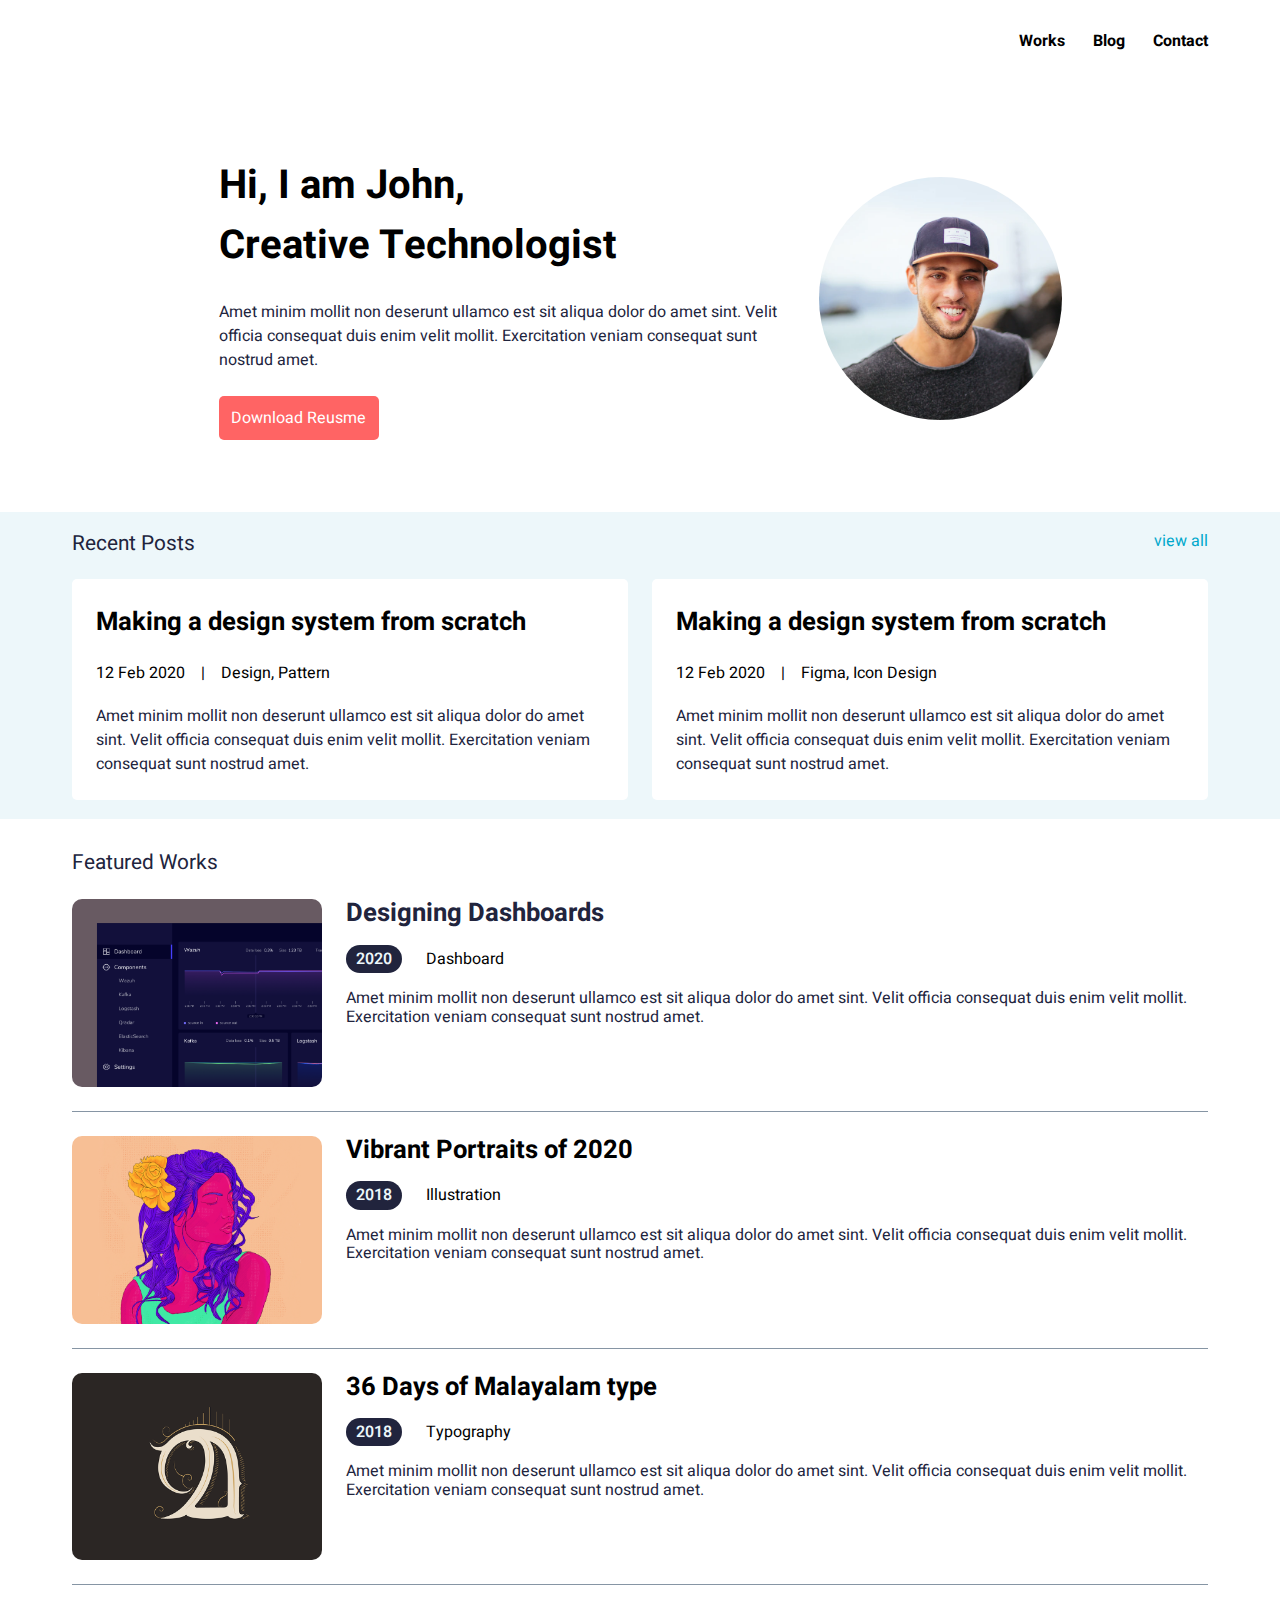
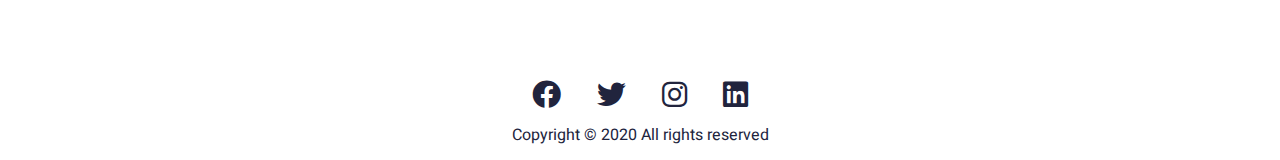
<file: index.html>
<!DOCTYPE html>
<html lang="en">
  <head>
    <meta charset="UTF-8" />
    <meta http-equiv="X-UA-Compatible" content="IE=edge" />
    <meta name="viewport" content="width=device-width, initial-scale=1.0" />
    <title>Portfolio | Home</title>
    <!-- Google Fonts -->
    <link rel="preconnect" href="https://fonts.googleapis.com" />
    <link rel="preconnect" href="https://fonts.gstatic.com" crossorigin />
    <link
      href="https://fonts.googleapis.com/css2?family=Heebo:wght@400;600;700&display=swap"
      rel="stylesheet"
    />
    <!-- Main Style -->
    <link rel="stylesheet" href="css/style.css" />
    <!-- Normalize Style -->
    <link rel="stylesheet" href="css/normalize.css" />
    <!-- Font Awesome -->
    <link rel="stylesheet" href="css/all.min.css" />
  </head>
  <body>
    <!-- Start Header -->
    <header>
      <div class="container">
        <nav>
          <i class="fas fa-bars toggle-menu"></i>
          <ul>
            <li><a href="Works.html">Works</a></li>
            <li><a href="Blog.html">Blog</a></li>
            <li><a href="">Contact</a></li>
          </ul>
        </nav>
      </div>
    </header>
    <!-- End Header -->
    <!-- Start profile -->
    <section class="profile">
      <div class="container">
        <div class="profile-info">
          <h2 class="profile-title">
            Hi, I am John, <br />
            Creative Technologist
          </h2>
          <p class="normal-par">
            Amet minim mollit non deserunt ullamco est sit aliqua dolor do amet
            sint. Velit officia consequat duis enim velit mollit. Exercitation
            veniam consequat sunt nostrud amet.
          </p>
          <button class="btn">Download Reusme</button>
        </div>
        <img src="images/profile.png" alt="" class="profile-pic" />
      </div>
    </section>
    <!-- End profile -->
    <!-- Start Posts -->
    <section class="posts">
      <div class="container">
        <div class="top-links">
          <h3 class="section-title">Recent Posts</h3>
          <a href="">view all</a>
        </div>
        <div class="posts-row">
          <div class="col">
            <h4 class="title">Making a design system from scratch</h4>
            <div class="date-topic">
              <p>12 Feb 2020</p>
              <p style="padding: 0 1rem">|</p>
              <p>Design, Pattern</p>
            </div>
            <p class="normal-par">
              Amet minim mollit non deserunt ullamco est sit aliqua dolor do
              amet sint. Velit officia consequat duis enim velit mollit.
              Exercitation veniam consequat sunt nostrud amet.
            </p>
          </div>
          <div class="col">
            <h4 class="title">Making a design system from scratch</h4>
            <div class="date-topic">
              <p>12 Feb 2020</p>
              <p style="padding: 0 1rem">|</p>
              <p>Figma, Icon Design</p>
            </div>
            <p class="normal-par">
              Amet minim mollit non deserunt ullamco est sit aliqua dolor do 
              amet sint. Velit officia consequat duis enim velit mollit. 
              Exercitation veniam consequat sunt nostrud amet.
            </p>
          </div>
        </div>
      </div>
    </section>
    <!-- End Posts -->
    <!-- Start Works -->
    <section class="works">
      <div class="container">
        <h3 class="section-title">Featured Works</h3>
        <div class="work">
          <img src="images/work1.png" alt="" />
          <div class="work-info">
            <a href="Works-details.html"><h4 class="title">Designing Dashboards</h4></a>
            <div class="tags">
              <p class="year">2020</p>
              <span class="skill">Dashboard</span>
            </div>
            <p class="normal-par">
              Amet minim mollit non deserunt ullamco est sit aliqua dolor do
              amet sint. Velit officia consequat duis enim velit mollit.
              Exercitation veniam consequat sunt nostrud amet.
            </p>
          </div>
        </div>
        <div class="work">
            <img src="images/work2.png" alt="" />
          <div class="work-info">
            <h4 class="title">Vibrant Portraits of 2020</h4>
            <div class="tags">
              <p class="year">2018</p>
              <span class="skill">Illustration</span>
            </div>
            <p class="normal-par">
              Amet minim mollit non deserunt ullamco est sit aliqua dolor do
              amet sint. Velit officia consequat duis enim velit mollit.
              Exercitation veniam consequat sunt nostrud amet.
            </p>
          </div>
        </div>
        <div class="work">
          <img src="images/work3.png" alt="" />
          <div class="work-info">
            <h4 class="title">36 Days of Malayalam type</h4>
            <div class="tags">
              <p class="year">2018</p>
              <span class="skill">Typography</span>
            </div>
            <p class="normal-par">
              Amet minim mollit non deserunt ullamco est sit aliqua dolor do
              amet sint. Velit officia consequat duis enim velit mollit.
              Exercitation veniam consequat sunt nostrud amet.
            </p>
          </div>
        </div>
      </div>
    </section>
    <!-- End Works -->
    <!-- Start footer -->
    <footer>
        <div class="container">
            <div class="social">
                <i class="fa-brands fa-facebook"></i>
                <i class="fa-brands fa-twitter"></i>
                <i class="fa-brands fa-instagram"></i>
                <i class="fa-brands fa-linkedin"></i>
            </div>
            <p class="copyright normal-par">
                Copyright &copy; 2020 All rights reserved 
            </p>
        </div>
    </footer>
    <!-- End Footer -->
  </body>
</html>
</file>
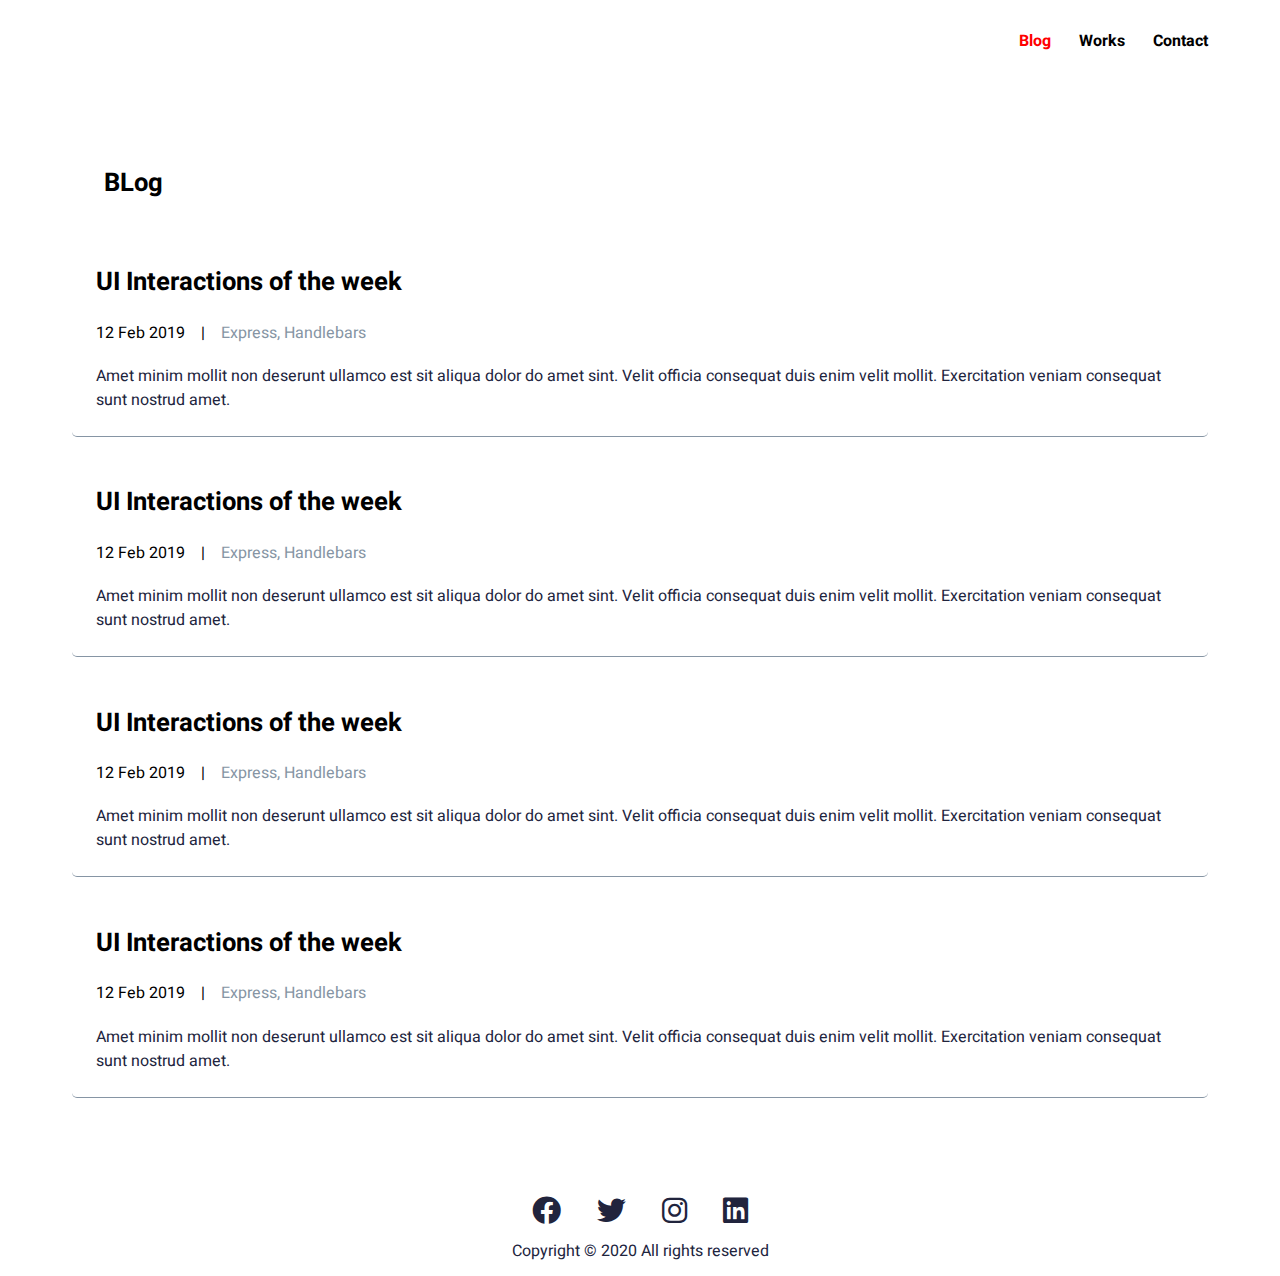
<file: Blog.html>
<!DOCTYPE html>
<html lang="en">
<head>
    <meta charset="UTF-8">
    <meta http-equiv="X-UA-Compatible" content="IE=edge">
    <meta name="viewport" content="width=device-width, initial-scale=1.0">
    <title>Portfolio | Blog</title>
    <!-- Google Fonts -->
    <link rel="preconnect" href="https://fonts.googleapis.com" />
    <link rel="preconnect" href="https://fonts.gstatic.com" crossorigin />
    <link
      href="https://fonts.googleapis.com/css2?family=Heebo:wght@400;600;700&display=swap"
      rel="stylesheet"
    />
    <!-- Main Style -->
    <link rel="stylesheet" href="css/style.css" />
    <!-- Normalize Style -->
    <link rel="stylesheet" href="css/normalize.css" />
    <!-- Font Awesome -->
    <link rel="stylesheet" href="css/all.min.css" />
    <!-- Style -->
    <style>
        .section .container {
            padding-top: 1.2rem;
            padding-bottom: 1.2rem;
            /* margin: 1px auto; */
        }

        .posts-row{
            flex-flow: column wrap;
        }

        .col{
            border: none;
            border-bottom: 1px solid #8695a4;
        }
        .footer-blog{
            margin-top: 5rem;
        }
        .date-par{
            color: var(--light-color);
        }
        .top-links .title{
            margin-left: 2rem;
        }
    </style>
</head>
<body>
    <!-- Start Header -->
    <header>
        <div class="container">
            <nav>
                <i class="fas fa-bars toggle-menu"></i>
                <ul>
                    <li><a href="Blog.html" style="color: red;">Blog</a></li>
                    <li><a href="Works.html">Works</a></li>
                    <li><a href="">Contact</a></li>
                </ul>
            </nav>
        </div>
    </header>
    <!-- End Header -->

    <section class="section">
        <div class="container">
          <div class="top-links">
            <h1 class="title">BLog</h1>
          </div>
          <div class="posts-row">
            <div class="col">
                <h6 class="title">UI Interactions of the week</h6>
                <div class="date-topic">
                  <p>12 Feb 2019</p>
                  <p style="padding: 0 1rem">|</p>
                  <p class="date-par">Express, Handlebars</p>
                </div>
                <p class="normal-par">
                    Amet minim mollit non deserunt ullamco est sit aliqua dolor do
                    amet sint. Velit officia consequat duis enim velit mollit. 
                    Exercitation veniam consequat sunt nostrud amet.
                </p>
            </div>
            <div class="col">
                <h6 class="title">UI Interactions of the week</h6>
                <div class="date-topic">
                  <p>12 Feb 2019</p>
                  <p style="padding: 0 1rem">|</p>
                  <p class="date-par">Express, Handlebars</p>
                </div>
                <p class="normal-par">
                    Amet minim mollit non deserunt ullamco est sit aliqua dolor do
                    amet sint. Velit officia consequat duis enim velit mollit. 
                    Exercitation veniam consequat sunt nostrud amet.
                </p>
            </div>
            <div class="col">
                <h6 class="title">UI Interactions of the week</h6>
                <div class="date-topic">
                  <p>12 Feb 2019</p>
                  <p style="padding: 0 1rem">|</p>
                  <p class="date-par">Express, Handlebars</p>
                </div>
                <p class="normal-par">
                    Amet minim mollit non deserunt ullamco est sit aliqua dolor do
                    amet sint. Velit officia consequat duis enim velit mollit. 
                    Exercitation veniam consequat sunt nostrud amet.
                </p>
            </div>
            <div class="col">
                <h6 class="title">UI Interactions of the week</h6>
                <div class="date-topic">
                  <p>12 Feb 2019</p>
                  <p style="padding: 0 1rem">|</p>
                  <p class="date-par">Express, Handlebars</p>
                </div>
                <p class="normal-par">
                    Amet minim mollit non deserunt ullamco est sit aliqua dolor do
                    amet sint. Velit officia consequat duis enim velit mollit. 
                    Exercitation veniam consequat sunt nostrud amet.
                </p>
            </div>
          </div>
        </div>
    </section>
    <!-- End Post -->

    <!-- Start footer -->
    <footer class="footer-blog">
        <div class="container">
            <div class="social">
                <i class="fa-brands fa-facebook"></i>
                <i class="fa-brands fa-twitter"></i>
                <i class="fa-brands fa-instagram"></i>
                <i class="fa-brands fa-linkedin"></i>
            </div>
            <p class="copyright normal-par">
                Copyright &copy; 2020 All rights reserved 
            </p>
        </div>
    </footer>
    <!-- End Footer -->
</body>
</html>
</file>
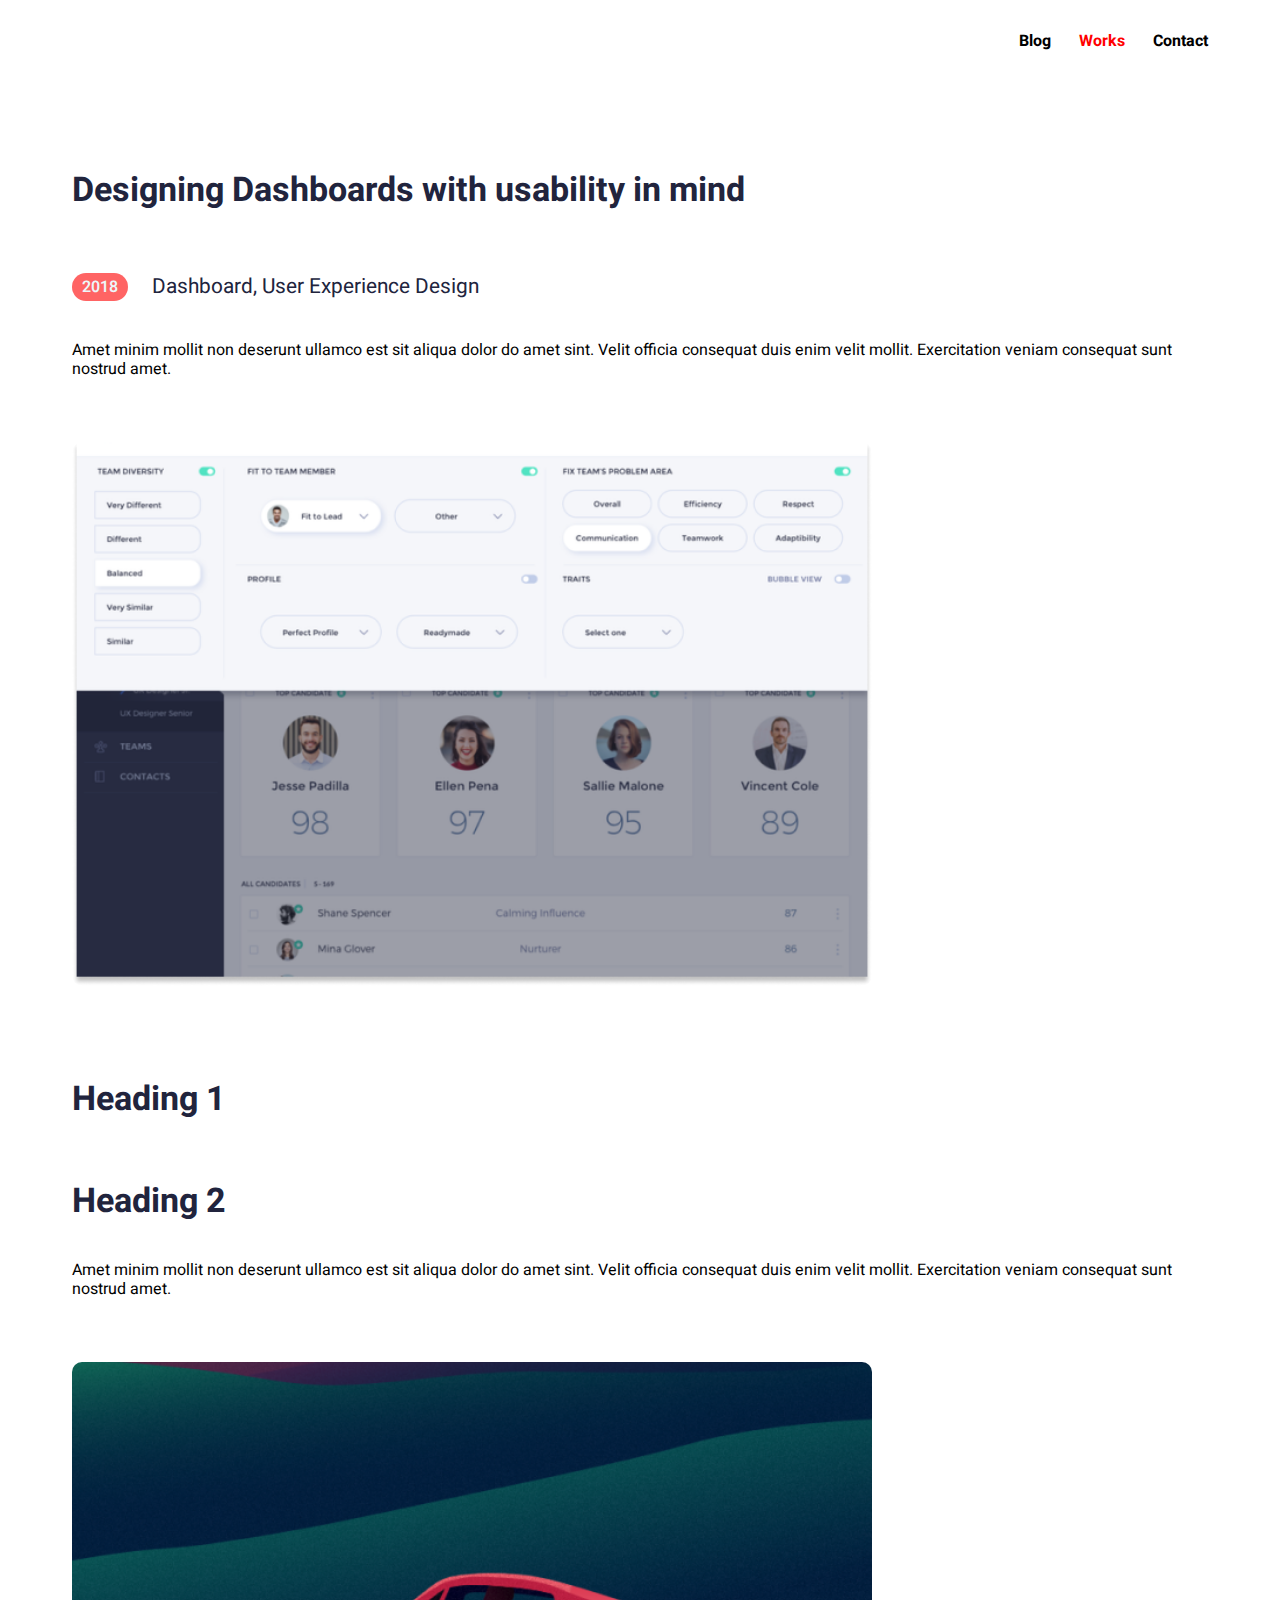
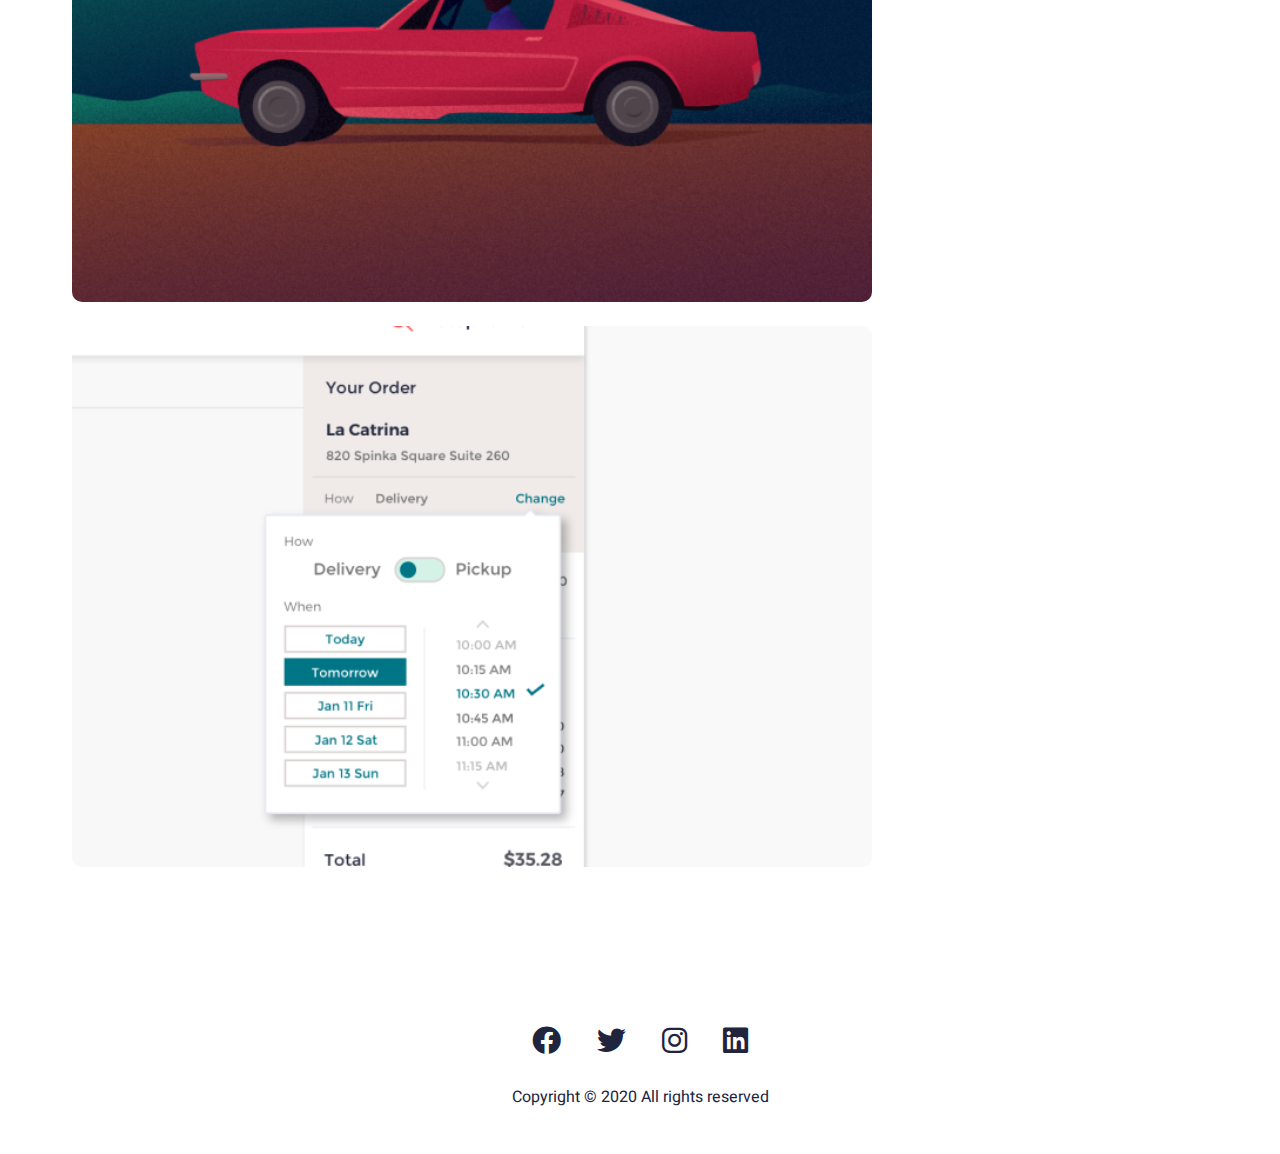
<file: Works-details.html>
<!DOCTYPE html>
<html lang="en">
<head>
    <meta charset="UTF-8">
    <meta http-equiv="X-UA-Compatible" content="IE=edge">
    <meta name="viewport" content="width=device-width, initial-scale=1.0">
    <title>Portfolio | Works | Works Details</title>
    <!-- Google Fonts -->
    <link rel="preconnect" href="https://fonts.googleapis.com" />
    <link rel="preconnect" href="https://fonts.gstatic.com" crossorigin />
    <link
      href="https://fonts.googleapis.com/css2?family=Heebo:wght@400;600;700&display=swap"
      rel="stylesheet"
    />
    <!-- Main Style -->
    <link rel="stylesheet" href="css/style.css" />
    <!-- Normalize Style -->
    <link rel="stylesheet" href="css/normalize.css" />
    <!-- Font Awesome -->
    <link rel="stylesheet" href="css/all.min.css" />
    <!-- Style -->
    <style>
        body{
            margin: 2rem auto;
            padding: 5rem auto;
        }
        section .container{
            display: flex;
            flex-flow: column wrap;
            align-items: flex-start;
            gap: 1.5rem;
            margin: 0 auto;
            /* padding: 0 auto; */
        }
        .work{
            display: flex;
            flex-flow: column wrap;
            width: 50rem;
            border: none;
        }
        .work img{
            width: 100%;
        }
        .container p, h1, h2, div{
            padding-bottom: 1rem;
        }
        .title{
            font-size: 34px;
            color: var(--dark-color);
        }
        @media (max-width: 767px){
            .container{
                display: flex;
                flex-flow: column wrap;
                align-items: flex-start;
                margin: 0 auto;
                gap: 0.5rem;
            }
            h1{
                flex-basis: 10%;
                font-size: 1.2rem;
            }
            .work img{
                max-width: 100%;
                width: 350px;
                height: 350px;
            }
        }
    </style>
</head>
<body>
    <!-- Start Header -->
    <header>
        <div class="container">
            <nav>
                <i class="fas fa-bars toggle-menu"></i>
                <ul>
                    <li><a href="Blog.html">Blog</a></li>
                    <li><a href="Works.html" style="color: red;">Works</a></li>
                    <li><a href="">Contact</a></li>
                </ul>
            </nav>
        </div>
    </header>
    <!-- End Header -->

    <!-- Hero start -->
    <section class="">
        <div class="container">
            <h1 class="title profile-title">Designing Dashboards with usability in mind</h1>
            <div class="tags">
                <p class="year" style="background-color: #FF6464;">2018</p>
                <span class="section-title">Dashboard, User Experience Design</span>
            </div>
            <p>
                Amet minim mollit non deserunt ullamco est sit aliqua dolor do 
                amet sint. Velit officia consequat duis enim velit mollit. 
                Exercitation veniam consequat sunt nostrud amet.
            </p>
            <div class="work">
                <img src="images/work-details1.png" alt="">
            </div>
            <h1 class="title">Heading 1</h1>
            <h2 class="title">Heading 2</h2>
            <p>
                Amet minim mollit non deserunt ullamco est sit aliqua dolor do
                amet sint. Velit officia consequat duis enim velit mollit. 
                Exercitation veniam consequat sunt nostrud amet.
            </p>
            <div class="work image">
                <img src="images/work-details2.png" alt="">
                <img src="images/work-details3.png" alt="">
            </div>
        </div>
    </section>
    <!-- Hero end -->

    <!-- Start footer -->
    <footer>
        <div class="container">
            <div class="social">
                <i class="fa-brands fa-facebook"></i>
                <i class="fa-brands fa-twitter"></i>
                <i class="fa-brands fa-instagram"></i>
                <i class="fa-brands fa-linkedin"></i>
            </div>
            <p class="copyright normal-par">
                Copyright &copy; 2020 All rights reserved 
            </p>
        </div>
    </footer>
    <!-- End Footer -->
</body>
</html>
</file>
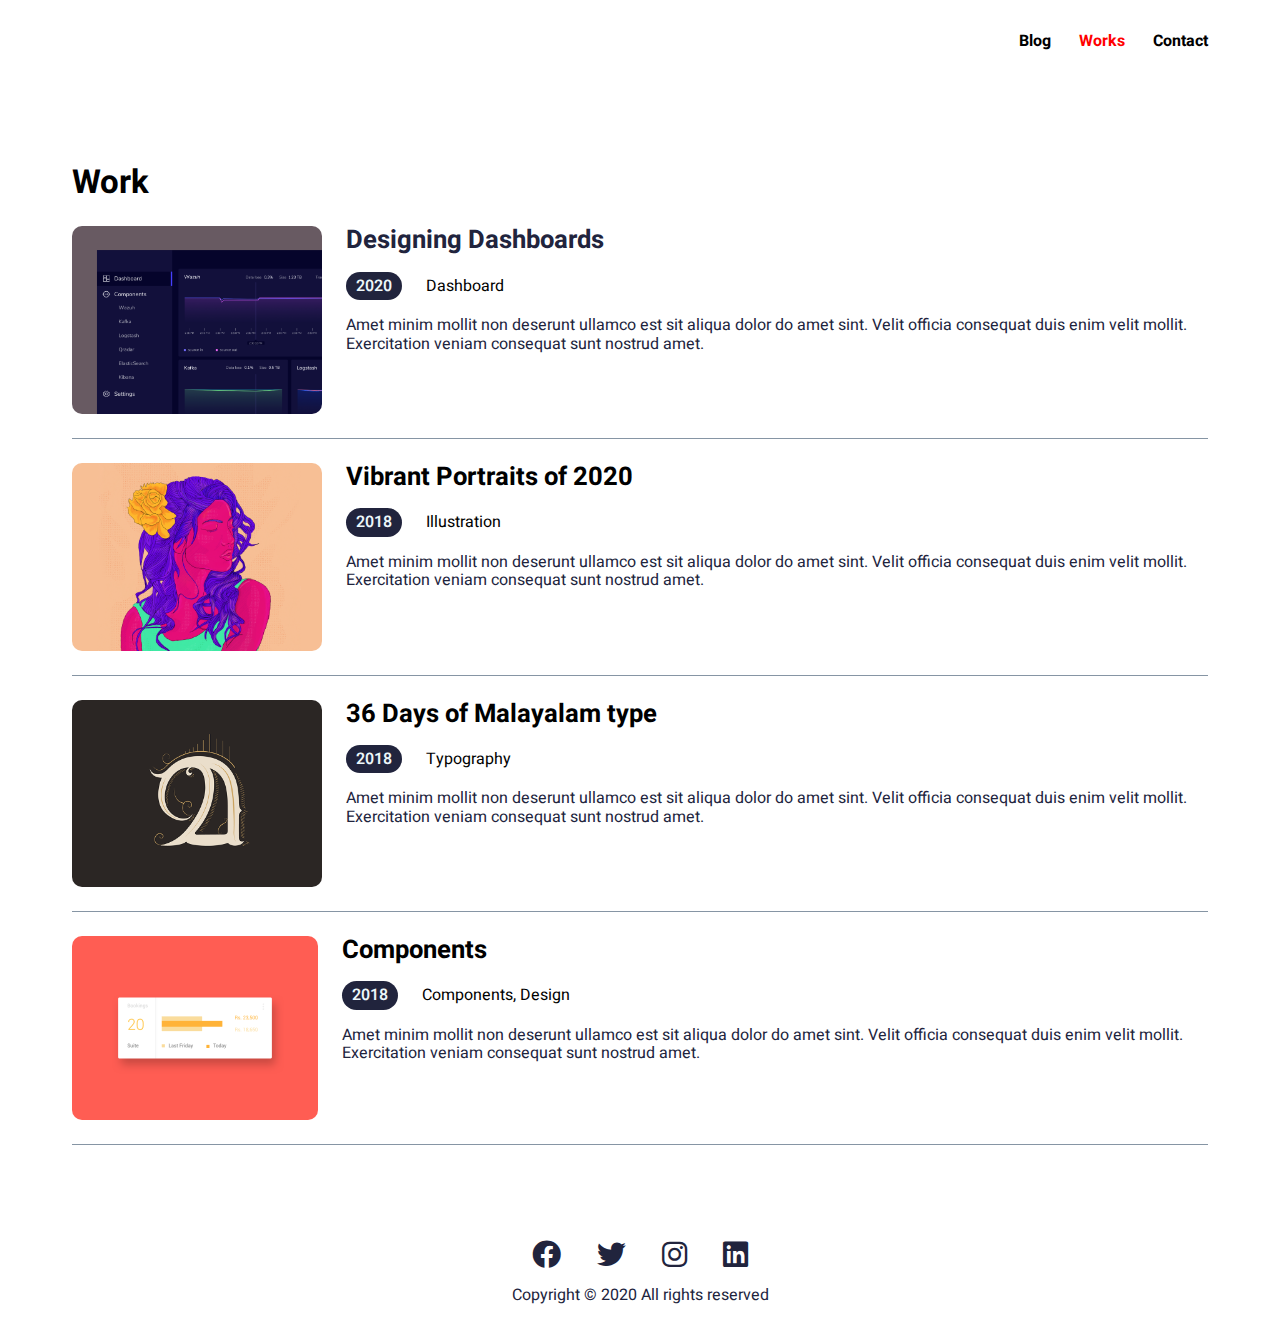
<file: Works.html>
<!DOCTYPE html>
<html lang="en">
<head>
    <meta charset="UTF-8">
    <meta http-equiv="X-UA-Compatible" content="IE=edge">
    <meta name="viewport" content="width=device-width, initial-scale=1.0">
    <title>Portfolio | Works</title>
    <!-- Google Fonts -->
    <link rel="preconnect" href="https://fonts.googleapis.com" />
    <link rel="preconnect" href="https://fonts.gstatic.com" crossorigin />
    <link
      href="https://fonts.googleapis.com/css2?family=Heebo:wght@400;600;700&display=swap"
      rel="stylesheet"
    />
    <!-- Main Style -->
    <link rel="stylesheet" href="css/style.css" />
    <!-- Normalize Style -->
    <link rel="stylesheet" href="css/normalize.css" />
    <!-- Font Awesome -->
    <link rel="stylesheet" href="css/all.min.css" />
    <!-- Style -->
    <style>
        .mobile{
            display: none;
        }
        /* Small screens */
        @media (max-width: 767px) {
            .mobile{
                display: flex;
                flex-direction: column;
                align-items: center;
            }
            .laps{
                display: none;
            }
        }
    </style>
    <!-- Style -->
</head>
<body>
    <!-- Start Header -->
    <header>
        <div class="container">
            <nav>
                <i class="fas fa-bars toggle-menu"></i>
                <ul>
                    <li><a href="Blog.html">Blog</a></li>
                  <li><a href="Works.html" style="color: red;">Works</a></li>
                  <li><a href="">Contact</a></li>
                </ul>
            </nav>
        </div>
    </header>
    <!-- End Header -->

    <!-- Start Works -->
    <section class="works">
        <div class="container">
          <h1 class="title" style="font-size: 33px;">Work</h1>
          <div class="work">
            <img src="images/work1.png" alt="" />
            <div class="work-info">
                <a href="Works-details.html"><h4 class="title">Designing Dashboards</h4></a>
                <div class="tags">
                <p class="year">2020</p>
                <span class="skill">Dashboard</span>
              </div>
              <p class="normal-par">
                Amet minim mollit non deserunt ullamco est sit aliqua dolor do
                amet sint. Velit officia consequat duis enim velit mollit.
                Exercitation veniam consequat sunt nostrud amet.
              </p>
            </div>
          </div>
          <div class="work mobile">
            <img src="images/work-mobile.png" alt="" />
            <div class="work-info">
                <h4 class="title">Designing Landing pages</h4>
                <div class="tags">
                <p class="year">2020</p>
                <span class="skill">Website</span>
              </div>
              <p class="normal-par">
                Amet minim mollit non deserunt ullamco est sit aliqua dolor do
                amet sint. Velit officia consequat duis enim velit mollit.
                Exercitation veniam consequat sunt nostrud amet.
              </p>
            </div>
          </div>
          <div class="work laps">
              <img src="images/work2.png" alt="" />
            <div class="work-info">
              <h4 class="title">Vibrant Portraits of 2020</h4>
              <div class="tags">
                <p class="year">2018</p>
                <span class="skill">Illustration</span>
              </div>
              <p class="normal-par">
                Amet minim mollit non deserunt ullamco est sit aliqua dolor do
                amet sint. Velit officia consequat duis enim velit mollit.
                Exercitation veniam consequat sunt nostrud amet.
              </p>
            </div>
          </div>
          <div class="work laps">
            <img src="images/work3.png" alt="" />
            <div class="work-info">
              <h4 class="title">36 Days of Malayalam type</h4>
              <div class="tags">
                <p class="year">2018</p>
                <span class="skill">Typography</span>
              </div>
              <p class="normal-par">
                Amet minim mollit non deserunt ullamco est sit aliqua dolor do
                amet sint. Velit officia consequat duis enim velit mollit.
                Exercitation veniam consequat sunt nostrud amet.
              </p>
            </div>
          </div>
          <div class="work laps">
            <img src="images/work4.png" alt="" />
            <div class="work-info">
              <h4 class="title">Components</h4>
              <div class="tags">
                <p class="year">2018</p>
                <span class="skill">Components, Design</span>
              </div>
              <p class="normal-par">
                Amet minim mollit non deserunt ullamco est sit aliqua dolor do
                amet sint. Velit officia consequat duis enim velit mollit.
                Exercitation veniam consequat sunt nostrud amet.
              </p>
            </div>
          </div>
        </div>
    </section>
    <!-- End Works -->

    <!-- Start footer -->
    <footer>
        <div class="container">
            <div class="social">
                <i class="fa-brands fa-facebook"></i>
                <i class="fa-brands fa-twitter"></i>
                <i class="fa-brands fa-instagram"></i>
                <i class="fa-brands fa-linkedin"></i>
            </div>
            <p class="copyright normal-par">
                Copyright &copy; 2020 All rights reserved 
            </p>
        </div>
    </footer>
    <!-- End Footer -->
</body>
</html>
</file>
<file: css/style.css>
/* Variables */
:root {
  --main-color: #ff6464;
  --secondry-color: #00a8cc;
  --dark-color: #21243d;
  --light-color: #8695a4;
  --black-clr: black;
}

/* End Variables */

/* Global Rules */
* {
  box-sizing: border-box;
  margin: 0;
  padding: 0;
}

body {
  font-family: "Heebo", sans-serif;
}

.container {
  width: 100%;
  margin-left: auto;
  margin-right: auto;
  padding-left: 2rem;
  padding-right: 2rem;
}

/* Small screens */
@media (max-width: 767px) {
}

/* Medium screens */
@media (min-width: 768px) {
  .container {
    max-width: 768px;
  }
}

/* Large screens */
@media (min-width: 992px) {
  .container {
    max-width: 992px;
  }
}

/* Extra-large screens */
@media (min-width: 1200px) {
  .container {
    max-width: 1200px;
  }
}

/* Start Header */
header {
    margin-top: 2rem;
    /* z-index: 5; */
    position: relative;
    width: 100%;
}
header .container {
    display: flex;
    justify-content: space-between;
    align-items: center;
}

@media (min-width: 768px) {
    header nav .toggle-menu {
        display: none;
    }
}

header nav {
    flex: 1;
    display: flex;
    align-items: center;
    justify-content: flex-end;
    margin-bottom: 5rem;
}

header nav .toggle-menu {
    font-size: 22px;
}

header nav ul {
    list-style: none;
    background-color: white;
}

@media (max-width: 767px) {
    nav ul {
        display: none;
    }
    nav .toggle-menu:hover + ul {
        display: flex;
        flex-direction: column;
        align-items: center;
        position: absolute;
        top: 100%;
        left: 0;
        width: 100%;
        box-shadow: rgba(149, 157, 165, 0.2) 0px 8px 24px;
    }
    nav ul li a {
        padding: 10px;
        text-align: center;
        font-weight: 400;
    }
}

nav ul li {
    display: inline-block;
    padding-left: 1.5rem;
}
nav ul li a {
    display: inline-block;
    border: none;
    text-decoration: none;
    color: var(--black-clr);
    font-weight: bold;
    border-bottom: 2px solid transparent;
    transition: 0.3s;
}

nav ul li a:hover {
    color: var(--main-color);
    border-bottom: 2px solid var(--main-color);
}
/* end header */

/* Start profile */
.profile{
    margin-bottom: 3rem;
}
.profile .container {
    padding-top: 1.5rem;
    padding-bottom: 1.5rem;
    display: flex;
    justify-content: center;
    gap: 2rem;
    align-items: center;
}
.profile .profile-info {
    flex-basis: 50%;
    line-height: 1.5;
}
.profile .profile-title {
    font-size: 2.5rem;
    margin-bottom: 1.5rem;
}
.profile .profile-pic {
    width: 243px;
    height: 243px;
    border-radius: 50%;
    object-fit: cover;
}
.btn {
    margin-top: 1.5rem;
    padding: 0.8rem;
    background-color: var(--main-color);
    border: none;
    outline: none;
    color: white;
    border-radius: 5px;
}
.btn:hover{
    background-color: var(--light-color);
    color: var(--dark-color);
    cursor: pointer;
    transition: 2s;
}

@media (max-width: 767px) {
    .profile .container {
        flex-direction: column;
        text-align: center;
    }
    .profile-title {
        font-size: 2rem;
    }
    .profile .profile-pic {
        order: -1;
        max-width: 100%;
        width: 180px;
        height: 180px;
        border-radius: 50%;
    }
}
/* end profile */

.normal-par {
    color: #21243D;
    font-size: 1rem;
}

/* START POSTS */
.posts {
    background-color: #EDF7FA;
}
.posts .container {
    padding-top: 1.2rem;
    padding-bottom: 1.2rem;
}
.top-links {
    display: flex;
    justify-content: space-between;
}
.posts a {
    color: var(--secondry-color);
    text-decoration: none;
}

.posts-row {
    padding-top: 1.5rem;
    display: flex;
    justify-content: space-between;
    flex-wrap: wrap;
    gap: 1.4rem;
    line-height: 1.5;
}
.col {
    flex-basis: calc(50% - 0.75rem);
    display: flex;
    flex-direction: column;
    gap: 1.2rem;
    background-color: white;
    padding: 1.5rem;
    border-radius: 5px;
}
.date-topic {
    display: flex;
}

@media (max-width: 767px) {
    .top-links {
        justify-content: center;
    }
    .section-title {
        font-size: 1.2rem;
    } 
    .posts a {
        display: none;
    } 
    .col {
        flex: 100%;
    }
}
/* END POSTA */

/* START WORKS */
.works {
    margin-top: 2rem;
}
.work {
    margin: 1.5rem 0;
    display: flex;
    gap: 1.5rem;
    padding-bottom: 1.5rem;
    border-bottom: 1px solid var(--light-color);
}
.work img {
    width: 250px;
    border-radius: 10px; 
}
.work .work-info {
    display: flex;
    flex-direction: column;
    gap: 1rem;
}
.work-info a{
    text-decoration: none;
    color: var(--dark-color);
}
.work-info a:hover{
    color: var(--main-color);
    transition: 3s;
}
.tags{
    display: flex;
    align-items: center;
    gap: 1.5rem;
}
.tags .year {
    background-color: var(--dark-color);
    padding: 5px 10px;
    color: #EDF7FA;
    font-weight:600;
    border-radius: 25px;
    text-align: center;
}
@media (max-width: 767px) {
    .work {
        flex-direction: column;
    }
    .work img{
        width: 100%;
    }
}

.title {
    font-size: 1.6rem;
}

@media (max-width: 767px) {
    .title {
        font-size: 1.4rem;
    }
}

.section-title {
    font-weight: normal;
    font-size: 1.3rem;
    color: #21243D;
}
/* END WORKS */

/* Start Footer */
footer {
    margin: 0 1.5rem;
    margin-top: 6rem;
    margin-bottom: 1rem;
}
footer .container {
    display: flex;
    flex-direction: column;
    align-items: center;
    gap: 1rem;
    padding: 0;
}
.social i {
    font-size: 1.8rem;
    padding: 0 1rem;
    color: var(--dark-color);
}
.coyright {
    color: var(--dark-color);
}
/* End Footer */
</file>
